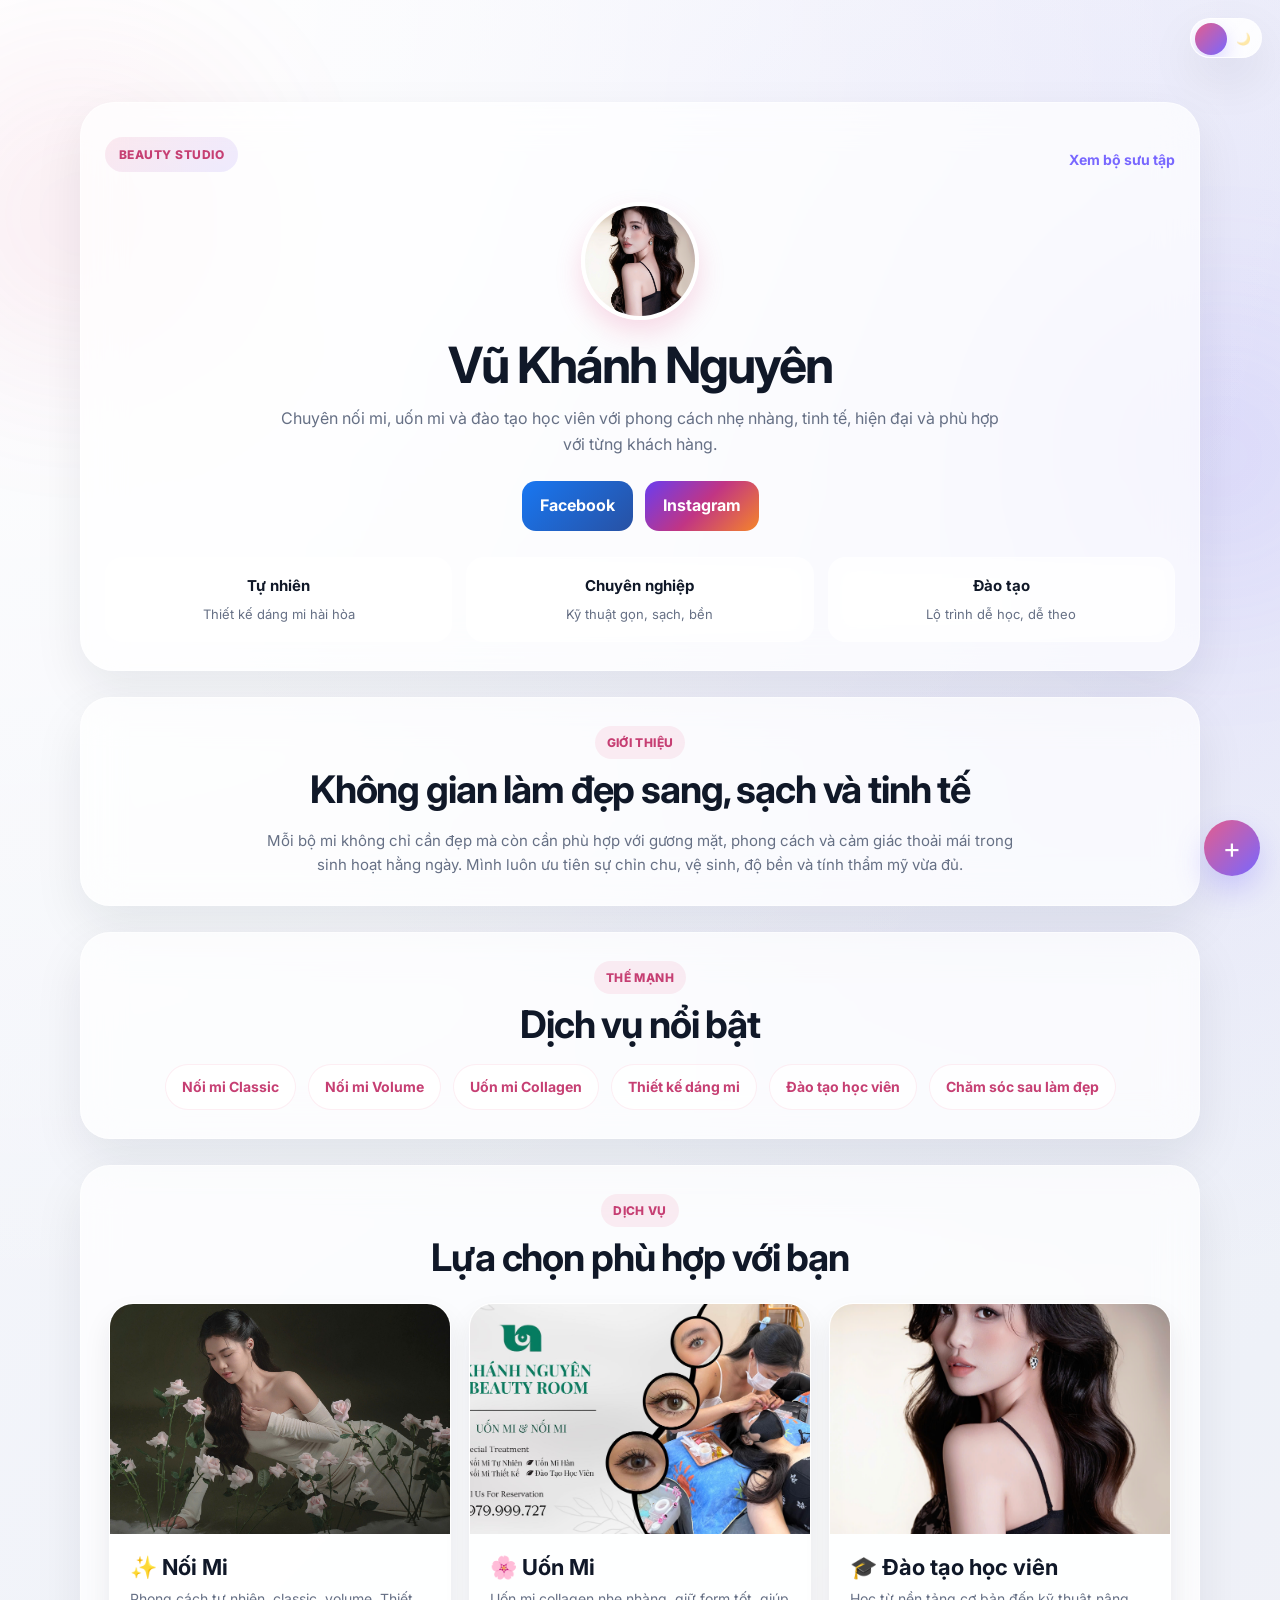
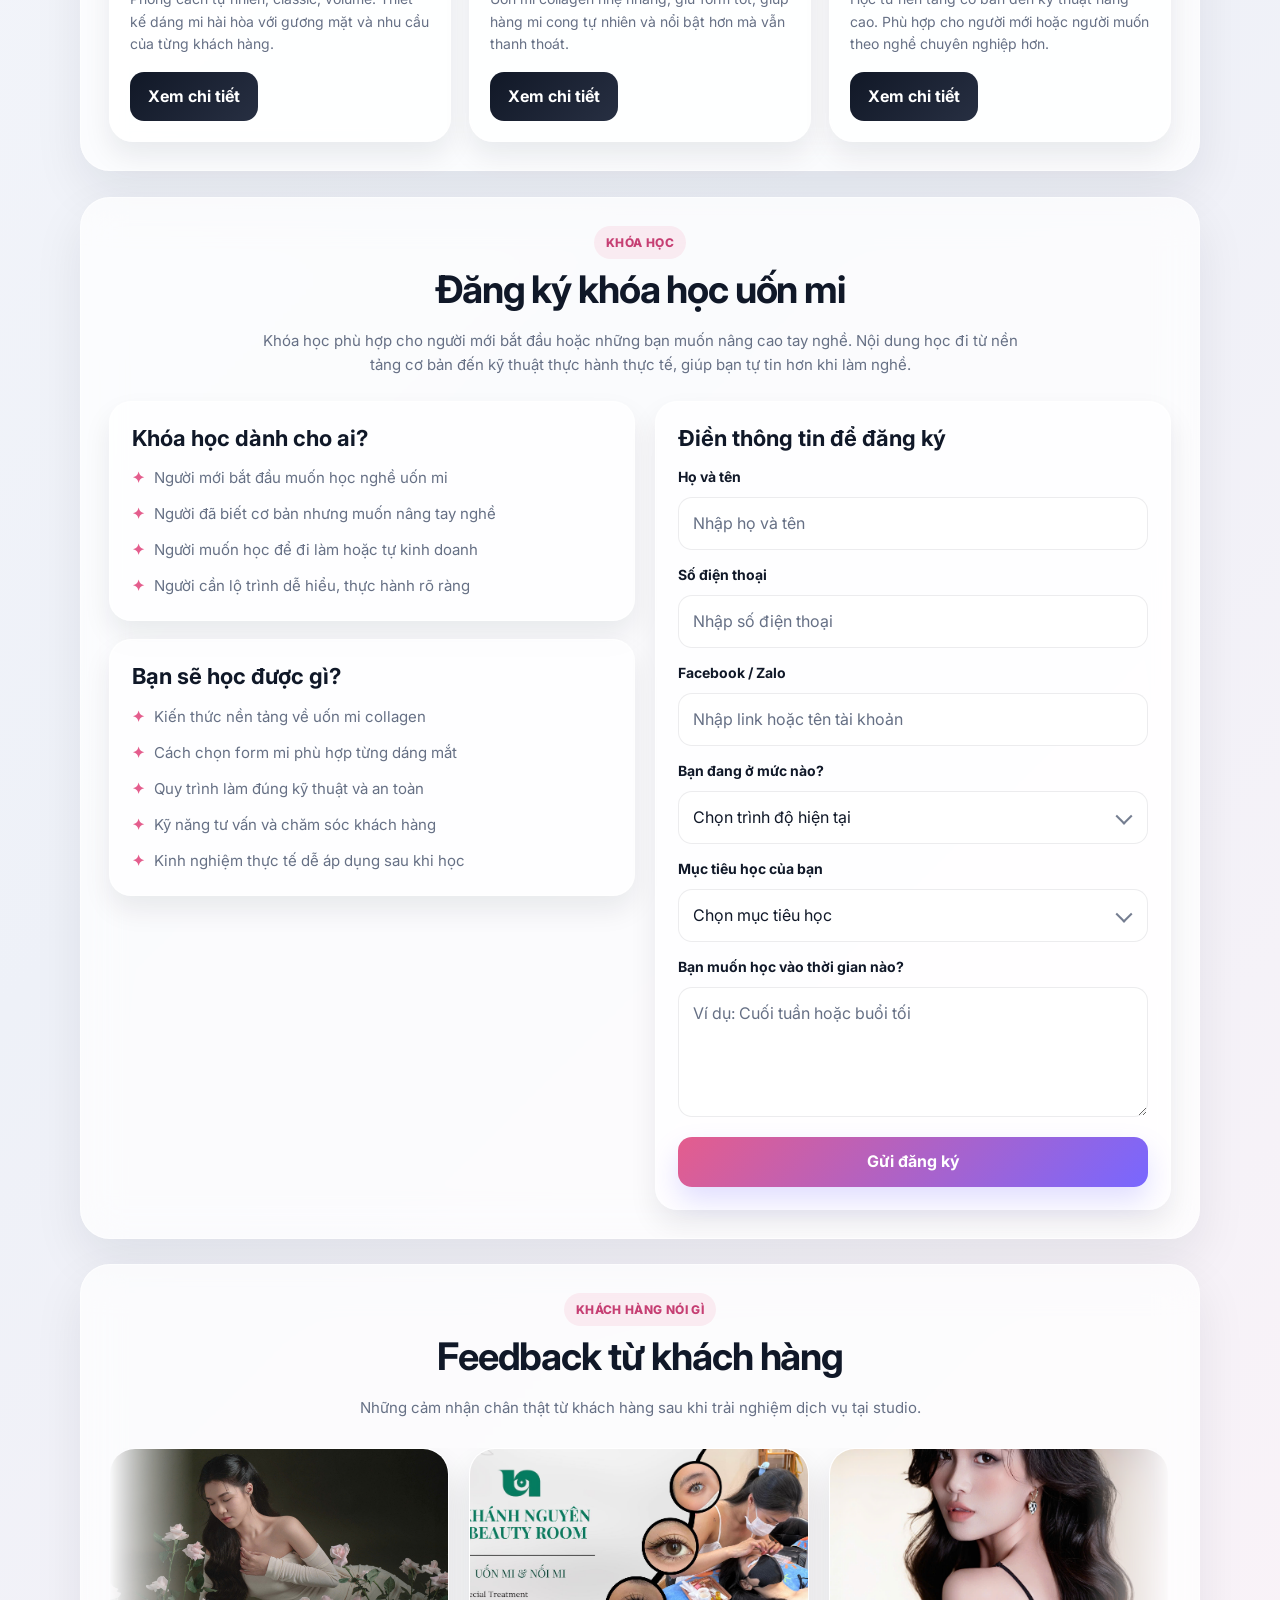
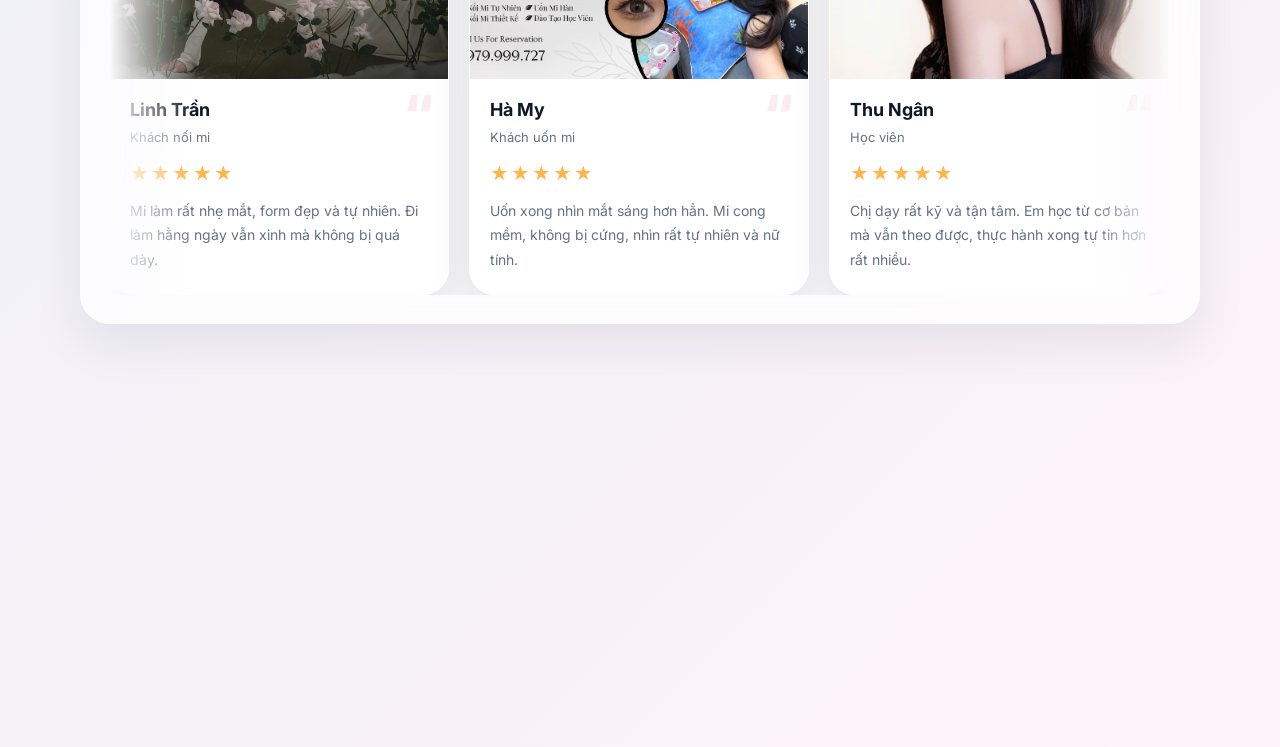
<file: index.html>
<!doctype html>
<html lang="vi">
  <head>
    <meta charset="UTF-8" />
    <meta
      name="viewport"
      content="width=device-width, initial-scale=1.0, viewport-fit=cover"
    />
    <meta
      name="description"
      content="Beauty Studio chuyên nối mi, uốn mi và đào tạo học viên chuyên nghiệp."
    />
    <title>Beauty Studio | Nối mi, Uốn mi, Đào tạo</title>

    <link rel="preconnect" href="https://fonts.googleapis.com" />
    <link rel="preconnect" href="https://fonts.gstatic.com" crossorigin />
    <link
      href="https://fonts.googleapis.com/css2?family=Inter:wght@400;500;600;700;800&display=swap"
      rel="stylesheet"
    />

    <link rel="stylesheet" href="style.css" />
  </head>

  <body>
    <div class="theme-switch">
      <label
        class="theme-toggle"
        for="darkToggle"
        aria-label="Chuyển chế độ sáng tối"
      >
        <input type="checkbox" id="darkToggle" aria-label="Dark mode" />
        <span class="theme-toggle-track">
          <span class="theme-icon theme-icon-sun">☀️</span>
          <span class="theme-icon theme-icon-moon">🌙</span>
          <span class="theme-toggle-thumb"></span>
        </span>
      </label>
    </div>

    <header class="hero">
      <div class="hero-card reveal">
        <div class="hero-topbar">
          <span class="hero-badge">Beauty Studio</span>
          <a href="gallery.html" class="hero-link">Xem bộ sưu tập</a>
        </div>

        <img
          class="hero-avatar"
          src="1925796174283432614.jpg"
          alt="Ảnh đại diện Beauty Studio"
          loading="eager"
          decoding="async"
        />

        <h1>Vũ Khánh Nguyên</h1>
        <p class="hero-text">
          Chuyên nối mi, uốn mi và đào tạo học viên với phong cách nhẹ nhàng,
          tinh tế, hiện đại và phù hợp với từng khách hàng.
        </p>

        <div class="hero-actions">
          <a
            href="https://www.facebook.com/khanhnguyenbeautyroom"
            target="_blank"
            rel="noopener noreferrer"
            class="btn btn-facebook"
          >
            Facebook
          </a>

          <a
            href="https://www.instagram.com/bobilunn"
            target="_blank"
            rel="noopener noreferrer"
            class="btn btn-instagram"
          >
            Instagram
          </a>
        </div>

        <div class="hero-stats">
          <div class="hero-stat">
            <strong>Tự nhiên</strong>
            <span>Thiết kế dáng mi hài hòa</span>
          </div>
          <div class="hero-stat">
            <strong>Chuyên nghiệp</strong>
            <span>Kỹ thuật gọn, sạch, bền</span>
          </div>
          <div class="hero-stat">
            <strong>Đào tạo</strong>
            <span>Lộ trình dễ học, dễ theo</span>
          </div>
        </div>
      </div>
    </header>

    <section class="section glass-card reveal">
      <div class="section-heading">
        <p class="section-label">Giới thiệu</p>
        <h2>Không gian làm đẹp sang, sạch và tinh tế</h2>
      </div>

      <p class="section-text">
        Mỗi bộ mi không chỉ cần đẹp mà còn cần phù hợp với gương mặt, phong cách
        và cảm giác thoải mái trong sinh hoạt hằng ngày. Mình luôn ưu tiên sự
        chỉn chu, vệ sinh, độ bền và tính thẩm mỹ vừa đủ.
      </p>
    </section>

    <section class="section glass-card reveal reveal-delay-1">
      <div class="section-heading">
        <p class="section-label">Thế mạnh</p>
        <h2>Dịch vụ nổi bật</h2>
      </div>

      <div class="tag-list">
        <span>Nối mi Classic</span>
        <span>Nối mi Volume</span>
        <span>Uốn mi Collagen</span>
        <span>Thiết kế dáng mi</span>
        <span>Đào tạo học viên</span>
        <span>Chăm sóc sau làm đẹp</span>
      </div>
    </section>

    <section class="section glass-card reveal reveal-delay-2">
      <div class="section-heading">
        <p class="section-label">Dịch vụ</p>
        <h2>Lựa chọn phù hợp với bạn</h2>
      </div>

      <div class="service-grid">
        <article class="service-card reveal">
          <img
            src="1191335020364129594.jpg"
            alt="Dịch vụ nối mi"
            loading="lazy"
            decoding="async"
          />

          <div class="service-content">
            <h3>✨ Nối Mi</h3>
            <p>
              Phong cách tự nhiên, classic, volume. Thiết kế dáng mi hài hòa với
              gương mặt và nhu cầu của từng khách hàng.
            </p>

            <div class="service-actions">
              <a href="gallery.html#noi" class="btn btn-dark">Xem chi tiết</a>
            </div>
          </div>
        </article>

        <article class="service-card reveal reveal-delay-1">
          <img
            src="482276356_122094760184803317_5385103604183241624_n.jpg"
            alt="Dịch vụ uốn mi"
            loading="lazy"
            decoding="async"
          />

          <div class="service-content">
            <h3>🌸 Uốn Mi</h3>
            <p>
              Uốn mi collagen nhẹ nhàng, giữ form tốt, giúp hàng mi cong tự
              nhiên và nổi bật hơn mà vẫn thanh thoát.
            </p>

            <div class="service-actions">
              <a href="gallery.html#uon" class="btn btn-dark">Xem chi tiết</a>
            </div>
          </div>
        </article>

        <article class="service-card reveal reveal-delay-2">
          <img
            src="1925796174283432614.jpg"
            alt="Đào tạo học viên beauty"
            loading="lazy"
            decoding="async"
          />

          <div class="service-content">
            <h3>🎓 Đào tạo học viên</h3>
            <p>
              Học từ nền tảng cơ bản đến kỹ thuật nâng cao. Phù hợp cho người
              mới hoặc người muốn theo nghề chuyên nghiệp hơn.
            </p>

            <div class="service-actions">
              <a href="gallery.html#dao" class="btn btn-dark">Xem chi tiết</a>
            </div>
          </div>
        </article>
      </div>
    </section>

    <section class="section glass-card reveal reveal-delay-3 course-section">
      <div class="section-heading">
        <p class="section-label">Khóa học</p>
        <h2>Đăng ký khóa học uốn mi</h2>
      </div>

      <p class="section-text">
        Khóa học phù hợp cho người mới bắt đầu hoặc những bạn muốn nâng cao tay
        nghề. Nội dung học đi từ nền tảng cơ bản đến kỹ thuật thực hành thực tế,
        giúp bạn tự tin hơn khi làm nghề.
      </p>

      <div class="course-grid">
        <div class="course-info">
          <div class="course-card">
            <h3>Khóa học dành cho ai?</h3>
            <ul class="course-list">
              <li>Người mới bắt đầu muốn học nghề uốn mi</li>
              <li>Người đã biết cơ bản nhưng muốn nâng tay nghề</li>
              <li>Người muốn học để đi làm hoặc tự kinh doanh</li>
              <li>Người cần lộ trình dễ hiểu, thực hành rõ ràng</li>
            </ul>
          </div>

          <div class="course-card">
            <h3>Bạn sẽ học được gì?</h3>
            <ul class="course-list">
              <li>Kiến thức nền tảng về uốn mi collagen</li>
              <li>Cách chọn form mi phù hợp từng dáng mắt</li>
              <li>Quy trình làm đúng kỹ thuật và an toàn</li>
              <li>Kỹ năng tư vấn và chăm sóc khách hàng</li>
              <li>Kinh nghiệm thực tế dễ áp dụng sau khi học</li>
            </ul>
          </div>
        </div>

        <form
          class="course-form"
          action="https://formspree.io/f/YOUR_FORM_ID"
          method="POST"
        >
          <h3>Điền thông tin để đăng ký</h3>

          <div class="form-group">
            <label for="studentName">Họ và tên</label>
            <input
              type="text"
              id="studentName"
              name="name"
              placeholder="Nhập họ và tên"
              required
            />
          </div>

          <div class="form-group">
            <label for="studentPhone">Số điện thoại</label>
            <input
              type="tel"
              id="studentPhone"
              name="phone"
              placeholder="Nhập số điện thoại"
              required
            />
          </div>

          <div class="form-group">
            <label for="studentContact">Facebook / Zalo</label>
            <input
              type="text"
              id="studentContact"
              name="contact"
              placeholder="Nhập link hoặc tên tài khoản"
            />
          </div>

          <div class="form-group">
            <label for="studentLevel">Bạn đang ở mức nào?</label>
            <div class="select-wrap">
              <select id="studentLevel" name="level" required>
                <option value="">Chọn trình độ hiện tại</option>
                <option value="moi-bat-dau">Mới bắt đầu</option>
                <option value="biet-co-ban">Đã biết cơ bản</option>
                <option value="muon-nang-cao">Muốn nâng cao tay nghề</option>
              </select>
            </div>
          </div>

          <div class="form-group">
            <label for="studentGoal">Mục tiêu học của bạn</label>
            <div class="select-wrap">
              <select id="studentGoal" name="goal" required>
                <option value="">Chọn mục tiêu học</option>
                <option value="hoc-de-di-lam">Học để đi làm</option>
                <option value="hoc-de-mo-tiem">Học để mở tiệm</option>
                <option value="hoc-de-nang-tay-nghe">
                  Học để nâng tay nghề
                </option>
              </select>
            </div>
          </div>

          <div class="form-group">
            <label for="studentTime">Bạn muốn học vào thời gian nào?</label>
            <textarea
              id="studentTime"
              name="time"
              rows="4"
              placeholder="Ví dụ: Cuối tuần hoặc buổi tối"
            ></textarea>
          </div>

          <button type="submit" class="btn btn-primary">Gửi đăng ký</button>
        </form>
      </div>
    </section>

    <section class="section glass-card reveal feedback-section">
      <div class="section-heading">
        <p class="section-label">Khách hàng nói gì</p>
        <h2>Feedback từ khách hàng</h2>
      </div>

      <p class="section-text">
        Những cảm nhận chân thật từ khách hàng sau khi trải nghiệm dịch vụ tại
        studio.
      </p>

      <div class="feedback-marquee">
        <div class="feedback-track">
          <article class="feedback-premium-card">
            <img
              src="1191335020364129594.jpg"
              alt="Khách hàng Linh Trần"
              loading="lazy"
              decoding="async"
            />
            <div class="feedback-premium-body">
              <div class="quote-mark">“</div>
              <div class="feedback-premium-head">
                <h3>Linh Trần</h3>
                <span>Khách nối mi</span>
              </div>
              <div class="feedback-stars">★★★★★</div>
              <p>
                Mi làm rất nhẹ mắt, form đẹp và tự nhiên. Đi làm hằng ngày vẫn
                xinh mà không bị quá dày.
              </p>
            </div>
          </article>

          <article class="feedback-premium-card">
            <img
              src="482276356_122094760184803317_5385103604183241624_n.jpg"
              alt="Khách hàng Hà My"
              loading="lazy"
              decoding="async"
            />
            <div class="feedback-premium-body">
              <div class="quote-mark">“</div>
              <div class="feedback-premium-head">
                <h3>Hà My</h3>
                <span>Khách uốn mi</span>
              </div>
              <div class="feedback-stars">★★★★★</div>
              <p>
                Uốn xong nhìn mắt sáng hơn hẳn. Mi cong mềm, không bị cứng, nhìn
                rất tự nhiên và nữ tính.
              </p>
            </div>
          </article>

          <article class="feedback-premium-card">
            <img
              src="1925796174283432614.jpg"
              alt="Khách hàng Thu Ngân"
              loading="lazy"
              decoding="async"
            />
            <div class="feedback-premium-body">
              <div class="quote-mark">“</div>
              <div class="feedback-premium-head">
                <h3>Thu Ngân</h3>
                <span>Học viên</span>
              </div>
              <div class="feedback-stars">★★★★★</div>
              <p>
                Chị dạy rất kỹ và tận tâm. Em học từ cơ bản mà vẫn theo được,
                thực hành xong tự tin hơn rất nhiều.
              </p>
            </div>
          </article>

          <article class="feedback-premium-card">
            <img
              src="1191335020364129594.jpg"
              alt="Khách hàng Minh Anh"
              loading="lazy"
              decoding="async"
            />
            <div class="feedback-premium-body">
              <div class="quote-mark">“</div>
              <div class="feedback-premium-head">
                <h3>Minh Anh</h3>
                <span>Khách nối mi classic</span>
              </div>
              <div class="feedback-stars">★★★★★</div>
              <p>
                Mình thích kiểu làm ở đây vì rất tinh tế. Mi lên form gọn, không
                bị nặng mắt, giữ được khá lâu.
              </p>
            </div>
          </article>

          <article class="feedback-premium-card">
            <img
              src="482276356_122094760184803317_5385103604183241624_n.jpg"
              alt="Khách hàng Yến Nhi"
              loading="lazy"
              decoding="async"
            />
            <div class="feedback-premium-body">
              <div class="quote-mark">“</div>
              <div class="feedback-premium-head">
                <h3>Yến Nhi</h3>
                <span>Khách uốn mi collagen</span>
              </div>
              <div class="feedback-stars">★★★★★</div>
              <p>
                Làm xong ai cũng hỏi mi uốn ở đâu vì nhìn rất xinh. Nhẹ nhàng
                nhưng vẫn đủ nổi bật khi chụp ảnh.
              </p>
            </div>
          </article>

          <article class="feedback-premium-card">
            <img
              src="1925796174283432614.jpg"
              alt="Khách hàng Bảo Trân"
              loading="lazy"
              decoding="async"
            />
            <div class="feedback-premium-body">
              <div class="quote-mark">“</div>
              <div class="feedback-premium-head">
                <h3>Bảo Trân</h3>
                <span>Học viên nâng cao</span>
              </div>
              <div class="feedback-stars">★★★★★</div>
              <p>
                Kiến thức thực tế, dễ áp dụng và được sửa bài rất kỹ. Học xong
                em thấy tay nghề lên rõ rệt.
              </p>
            </div>
          </article>

          <article class="feedback-premium-card">
            <img
              src="1191335020364129594.jpg"
              alt="Khách hàng Linh Trần"
              loading="lazy"
              decoding="async"
            />
            <div class="feedback-premium-body">
              <div class="quote-mark">“</div>
              <div class="feedback-premium-head">
                <h3>Linh Trần</h3>
                <span>Khách nối mi</span>
              </div>
              <div class="feedback-stars">★★★★★</div>
              <p>
                Mi làm rất nhẹ mắt, form đẹp và tự nhiên. Đi làm hằng ngày vẫn
                xinh mà không bị quá dày.
              </p>
            </div>
          </article>

          <article class="feedback-premium-card">
            <img
              src="482276356_122094760184803317_5385103604183241624_n.jpg"
              alt="Khách hàng Hà My"
              loading="lazy"
              decoding="async"
            />
            <div class="feedback-premium-body">
              <div class="quote-mark">“</div>
              <div class="feedback-premium-head">
                <h3>Hà My</h3>
                <span>Khách uốn mi</span>
              </div>
              <div class="feedback-stars">★★★★★</div>
              <p>
                Uốn xong nhìn mắt sáng hơn hẳn. Mi cong mềm, không bị cứng, nhìn
                rất tự nhiên và nữ tính.
              </p>
            </div>
          </article>
        </div>
      </div>
    </section>

    <section class="section glass-card reveal reveal-delay-3">
      <div class="section-heading">
        <p class="section-label">Liên hệ</p>
        <h2>Đặt lịch nhanh</h2>
      </div>

      <p class="section-text">
        Bạn có thể nhắn tin trực tiếp để được tư vấn kiểu mi phù hợp, lịch trống
        và chi phí theo nhu cầu của mình.
      </p>

      <div class="contact-actions">
        <a
          href="https://m.me/khanhnguyenbeautyroom"
          target="_blank"
          rel="noopener noreferrer"
          class="btn btn-primary"
        >
          Nhắn tin đặt lịch
        </a>

        <a
          href="https://www.google.com/maps?q=10.0452,105.7469"
          target="_blank"
          rel="noopener noreferrer"
          class="btn btn-outline"
        >
          Xem địa chỉ
        </a>
      </div>
    </section>

    <div class="fab-menu">
      <button
        class="fab-main"
        id="fabMain"
        aria-label="Mở menu liên hệ nhanh"
        type="button"
      >
        +
      </button>

      <div class="fab-list">
        <a
          href="tel:0123456789"
          class="fab-item fab-call"
          aria-label="Gọi điện"
          title="Gọi điện"
        >
          📞
        </a>

        <a
          href="sms:0123456789"
          class="fab-item fab-msg"
          aria-label="Nhắn tin"
          title="Nhắn tin"
        >
          💬
        </a>

        <a
          href="https://www.google.com/maps?q=10.0452,105.7469"
          target="_blank"
          rel="noopener noreferrer"
          class="fab-item fab-map"
          aria-label="Xem bản đồ"
          title="Xem bản đồ"
        >
          📍
        </a>
      </div>
    </div>

    <button id="scrollTopBtn" aria-label="Cuộn lên đầu trang" type="button">
      ↑
    </button>

    <script src="script.js"></script>
  </body>
</html>
</file>
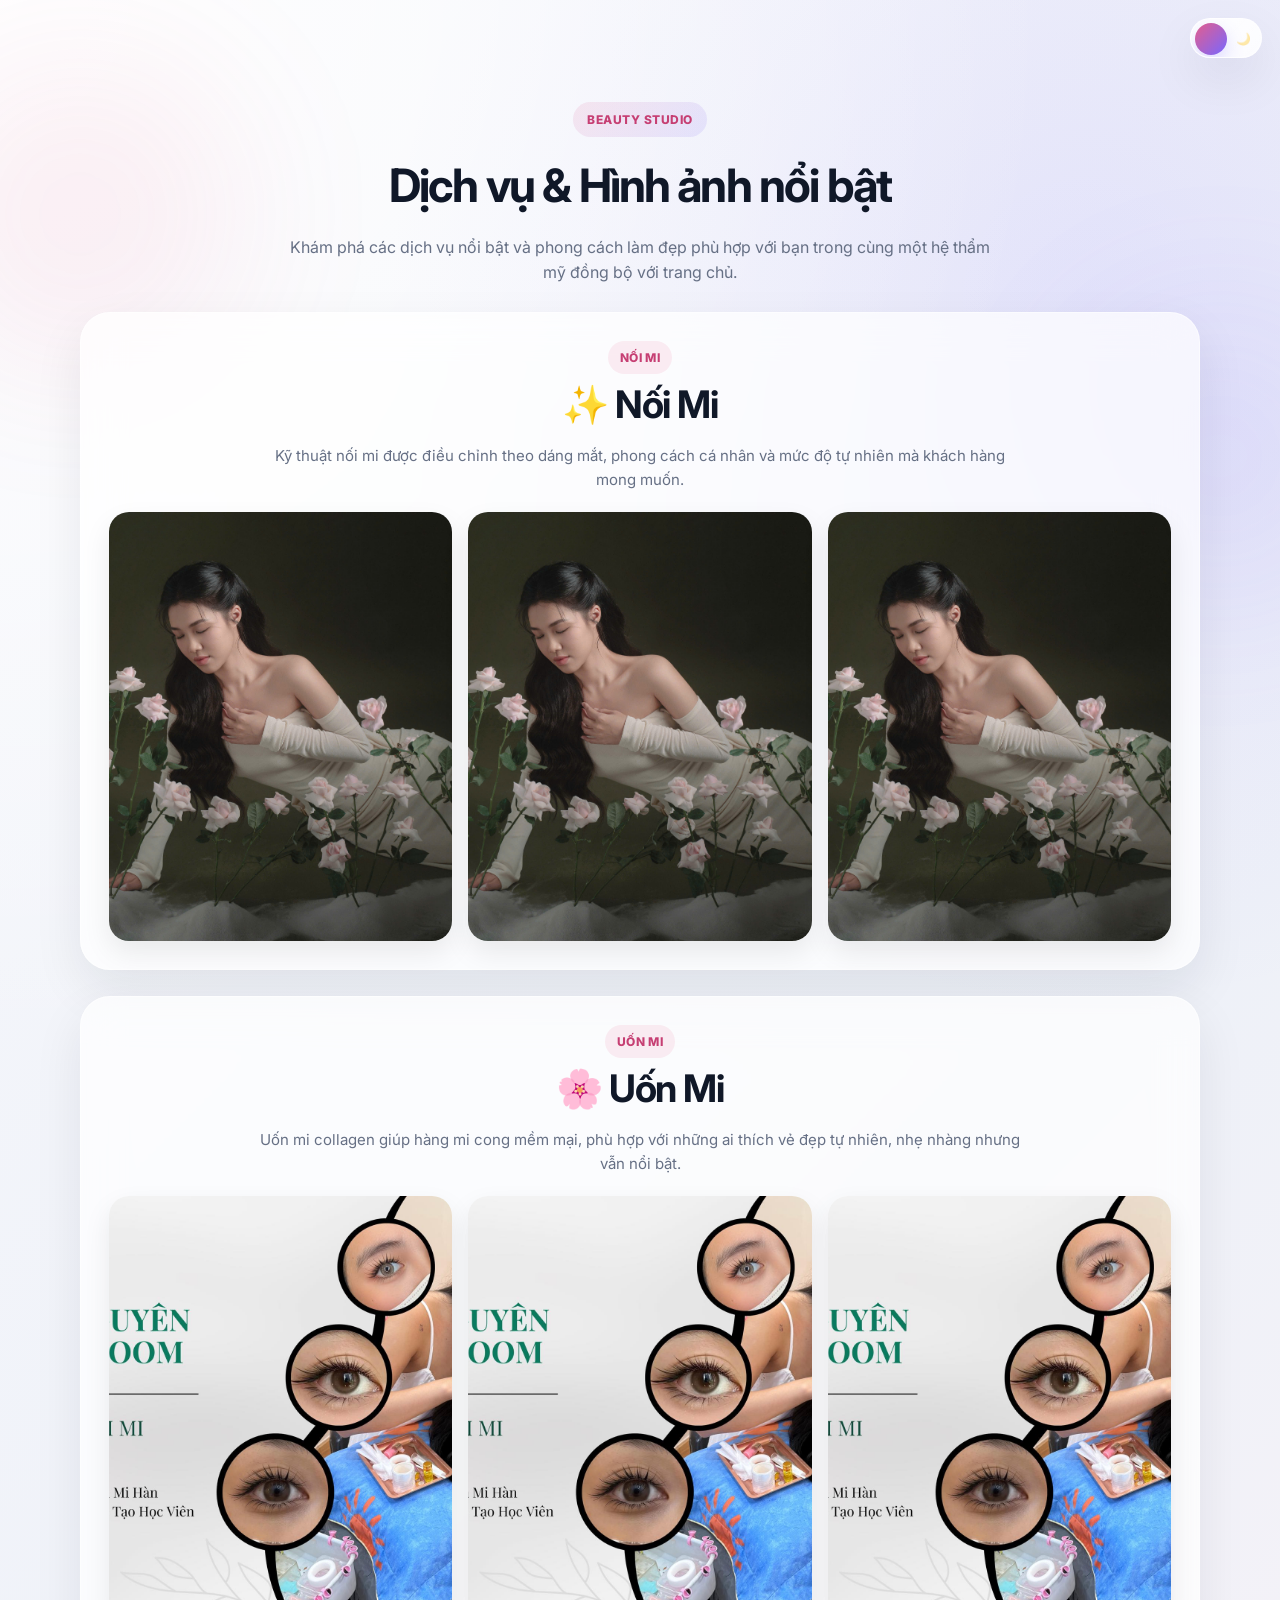
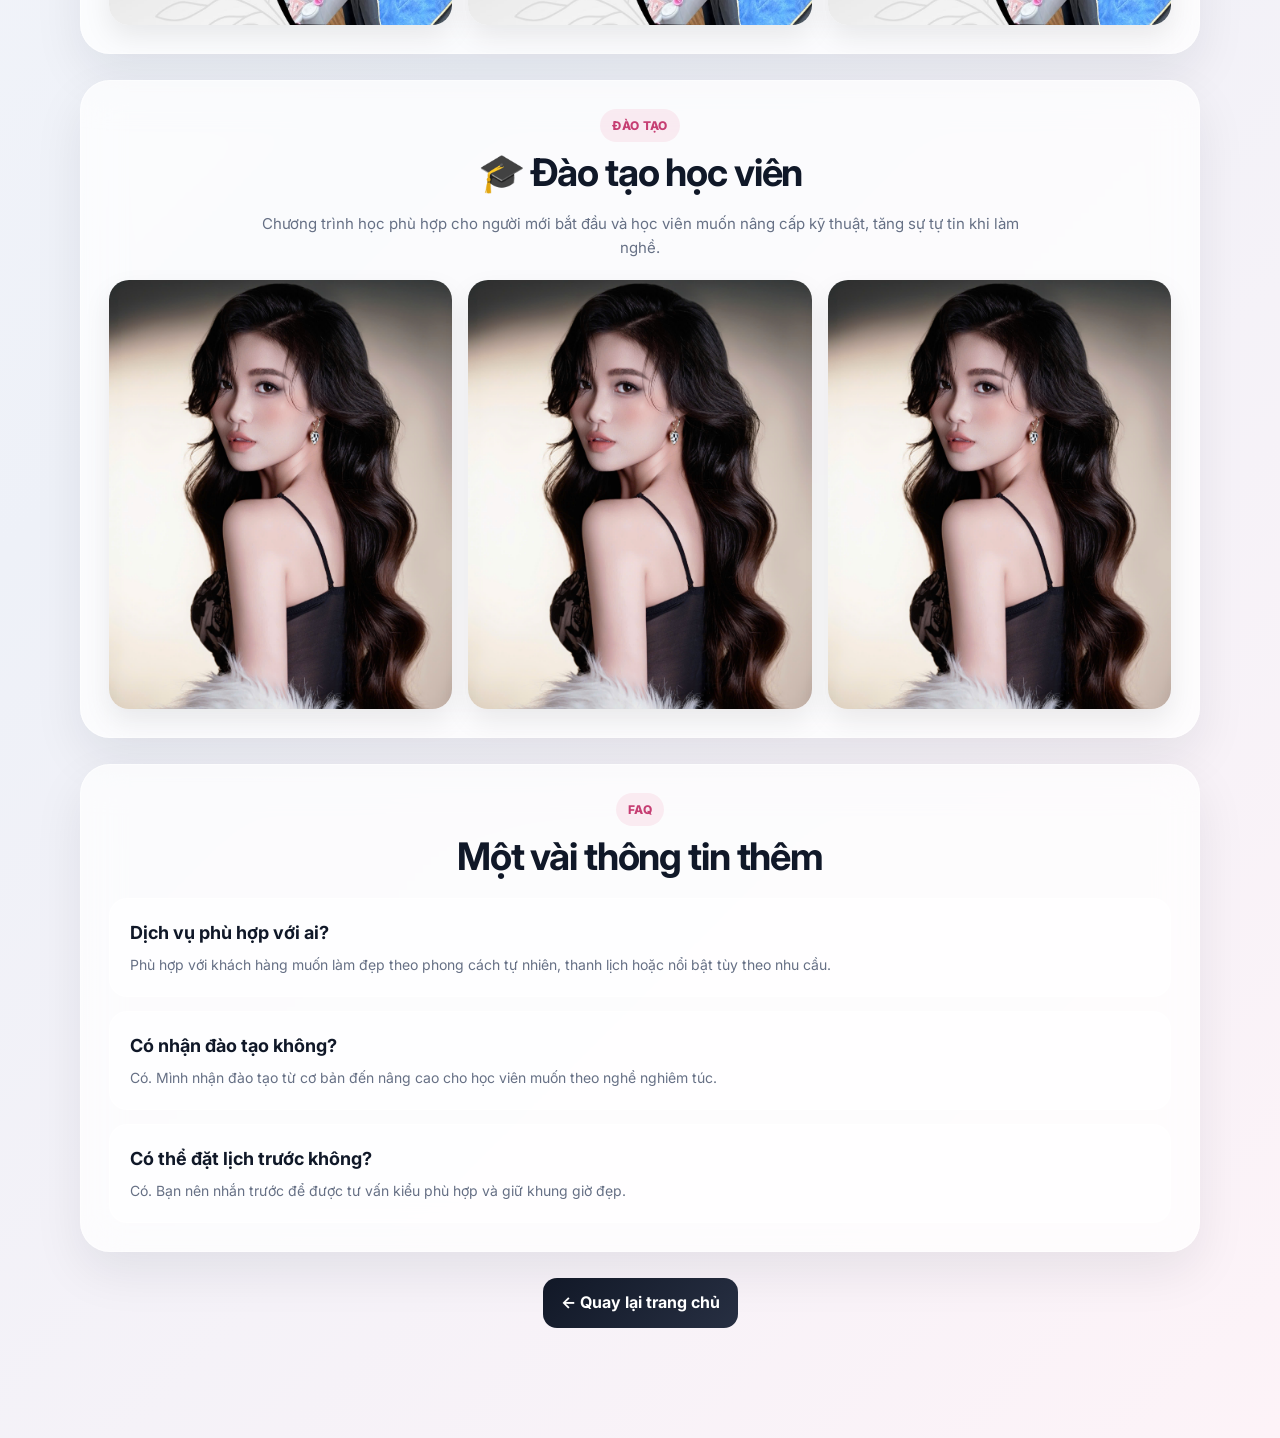
<file: gallery.html>
<!doctype html>
<html lang="vi">
  <head>
    <meta charset="UTF-8" />
    <meta
      name="viewport"
      content="width=device-width, initial-scale=1.0, viewport-fit=cover"
    />
    <meta
      name="description"
      content="Bộ sưu tập dịch vụ nối mi, uốn mi và đào tạo học viên tại Beauty Studio."
    />
    <title>Bảng dịch vụ | Beauty Studio</title>

    <link rel="preconnect" href="https://fonts.googleapis.com" />
    <link rel="preconnect" href="https://fonts.gstatic.com" crossorigin />
    <link
      href="https://fonts.googleapis.com/css2?family=Inter:wght@400;500;600;700;800&display=swap"
      rel="stylesheet"
    />

    <link rel="stylesheet" href="style.css" />
  </head>

  <body class="gallery-page">
    <div class="theme-switch">
      <label
        class="theme-toggle"
        for="darkToggle"
        aria-label="Chuyển chế độ sáng tối"
      >
        <input type="checkbox" id="darkToggle" aria-label="Dark mode" />
        <span class="theme-toggle-track">
          <span class="theme-icon theme-icon-sun">☀️</span>
          <span class="theme-icon theme-icon-moon">🌙</span>
          <span class="theme-toggle-thumb"></span>
        </span>
      </label>
    </div>

    <header class="page-header reveal">
      <span class="page-badge">Beauty Studio</span>
      <h1>Dịch vụ & Hình ảnh nổi bật</h1>
      <p>
        Khám phá các dịch vụ nổi bật và phong cách làm đẹp phù hợp với bạn trong
        cùng một hệ thẩm mỹ đồng bộ với trang chủ.
      </p>
    </header>

    <section class="section glass-card reveal" id="noi">
      <div class="section-heading">
        <p class="section-label">Nối mi</p>
        <h2>✨ Nối Mi</h2>
      </div>

      <p class="section-text">
        Kỹ thuật nối mi được điều chỉnh theo dáng mắt, phong cách cá nhân và mức
        độ tự nhiên mà khách hàng mong muốn.
      </p>

      <div class="gallery-grid">
        <img
          src="1191335020364129594.jpg"
          alt="Mẫu nối mi 1"
          loading="lazy"
          decoding="async"
        />
        <img
          src="1191335020364129594.jpg"
          alt="Mẫu nối mi 2"
          loading="lazy"
          decoding="async"
        />
        <img
          src="1191335020364129594.jpg"
          alt="Mẫu nối mi 3"
          loading="lazy"
          decoding="async"
        />
      </div>
    </section>

    <section class="section glass-card reveal reveal-delay-1" id="uon">
      <div class="section-heading">
        <p class="section-label">Uốn mi</p>
        <h2>🌸 Uốn Mi</h2>
      </div>

      <p class="section-text">
        Uốn mi collagen giúp hàng mi cong mềm mại, phù hợp với những ai thích vẻ
        đẹp tự nhiên, nhẹ nhàng nhưng vẫn nổi bật.
      </p>

      <div class="gallery-grid">
        <img
          src="482276356_122094760184803317_5385103604183241624_n.jpg"
          alt="Mẫu uốn mi 1"
          loading="lazy"
          decoding="async"
        />
        <img
          src="482276356_122094760184803317_5385103604183241624_n.jpg"
          alt="Mẫu uốn mi 2"
          loading="lazy"
          decoding="async"
        />
        <img
          src="482276356_122094760184803317_5385103604183241624_n.jpg"
          alt="Mẫu uốn mi 3"
          loading="lazy"
          decoding="async"
        />
      </div>
    </section>

    <section class="section glass-card reveal reveal-delay-2" id="dao">
      <div class="section-heading">
        <p class="section-label">Đào tạo</p>
        <h2>🎓 Đào tạo học viên</h2>
      </div>

      <p class="section-text">
        Chương trình học phù hợp cho người mới bắt đầu và học viên muốn nâng cấp
        kỹ thuật, tăng sự tự tin khi làm nghề.
      </p>

      <div class="gallery-grid">
        <img
          src="1925796174283432614.jpg"
          alt="Lớp đào tạo học viên 1"
          loading="lazy"
          decoding="async"
        />
        <img
          src="1925796174283432614.jpg"
          alt="Lớp đào tạo học viên 2"
          loading="lazy"
          decoding="async"
        />
        <img
          src="1925796174283432614.jpg"
          alt="Lớp đào tạo học viên 3"
          loading="lazy"
          decoding="async"
        />
      </div>
    </section>

    <section class="section glass-card reveal reveal-delay-3">
      <div class="section-heading">
        <p class="section-label">FAQ</p>
        <h2>Một vài thông tin thêm</h2>
      </div>

      <div class="faq-list">
        <div class="faq-item">
          <h3>Dịch vụ phù hợp với ai?</h3>
          <p>
            Phù hợp với khách hàng muốn làm đẹp theo phong cách tự nhiên, thanh
            lịch hoặc nổi bật tùy theo nhu cầu.
          </p>
        </div>

        <div class="faq-item">
          <h3>Có nhận đào tạo không?</h3>
          <p>
            Có. Mình nhận đào tạo từ cơ bản đến nâng cao cho học viên muốn theo
            nghề nghiêm túc.
          </p>
        </div>

        <div class="faq-item">
          <h3>Có thể đặt lịch trước không?</h3>
          <p>
            Có. Bạn nên nhắn trước để được tư vấn kiểu phù hợp và giữ khung giờ
            đẹp.
          </p>
        </div>
      </div>
    </section>

    <div class="back-home">
      <a href="index.html" class="btn btn-dark">← Quay lại trang chủ</a>
    </div>

    <button id="scrollTopBtn" aria-label="Cuộn lên đầu trang" type="button">
      ↑
    </button>

    <script src="script.js"></script>
  </body>
</html>
</file>
<file: style.css>
:root {
  --bg-1: #f7f8fc;
  --bg-2: #eef1f8;
  --bg-3: #fdf3f8;
  --primary: #e45d8d;
  --primary-dark: #c63f73;
  --secondary: #7867ff;
  --secondary-deep: #5d50da;
  --text: #101828;
  --text-soft: #667085;
  --white: #ffffff;
  --black: #111111;
  --border: rgba(255, 255, 255, 0.5);
  --glass: rgba(255, 255, 255, 0.72);
  --glass-strong: rgba(255, 255, 255, 0.86);
  --line: rgba(16, 24, 40, 0.08);
  --shadow: 0 20px 50px rgba(15, 23, 42, 0.08);
  --shadow-strong: 0 26px 60px rgba(15, 23, 42, 0.12);
  --radius-xl: 30px;
  --radius-lg: 24px;
  --radius-md: 18px;
  --radius-sm: 14px;
}

* {
  margin: 0;
  padding: 0;
  box-sizing: border-box;
}

html {
  scroll-behavior: smooth;
}

html,
body {
  -webkit-overflow-scrolling: touch;
}

body {
  font-family: "Inter", sans-serif;
  color: var(--text);
  background:
    radial-gradient(
      circle at top left,
      rgba(255, 255, 255, 0.95),
      transparent 32%
    ),
    radial-gradient(
      circle at 85% 10%,
      rgba(120, 103, 255, 0.12),
      transparent 24%
    ),
    linear-gradient(135deg, var(--bg-1), var(--bg-2), var(--bg-3));
  min-height: 100vh;
  line-height: 1.6;
  padding: 24px 14px 110px;
  transition:
    background 0.45s ease,
    color 0.35s ease;
  -webkit-tap-highlight-color: transparent;
  overflow-x: hidden;
}

body.dark {
  --text: #f4f7fb;
  --text-soft: #a7b0c0;
  --glass: rgba(14, 19, 33, 0.68);
  --glass-strong: rgba(17, 24, 39, 0.84);
  --border: rgba(255, 255, 255, 0.08);
  --line: rgba(255, 255, 255, 0.08);
  --shadow: 0 18px 45px rgba(0, 0, 0, 0.32);
  --shadow-strong: 0 24px 60px rgba(0, 0, 0, 0.4);
  background:
    radial-gradient(
      circle at top left,
      rgba(120, 103, 255, 0.16),
      transparent 28%
    ),
    radial-gradient(
      circle at 82% 12%,
      rgba(228, 93, 141, 0.12),
      transparent 24%
    ),
    linear-gradient(135deg, #0b1020, #111827, #19142b);
}

body::before,
body::after {
  content: "";
  position: fixed;
  border-radius: 50%;
  filter: blur(80px);
  pointer-events: none;
  z-index: -1;
  opacity: 0.5;
}

body::before {
  width: 320px;
  height: 320px;
  top: 6%;
  left: -80px;
  background: rgba(228, 93, 141, 0.18);
  animation: floatBlobOne 12s ease-in-out infinite;
}

body::after {
  width: 300px;
  height: 300px;
  right: -90px;
  top: 34%;
  background: rgba(120, 103, 255, 0.16);
  animation: floatBlobTwo 14s ease-in-out infinite;
}

img {
  display: block;
  max-width: 100%;
}

a {
  color: inherit;
  text-decoration: none;
}

button,
input,
textarea,
select {
  font: inherit;
}

input,
textarea,
select,
button {
  font-size: 16px;
}

/* THEME TOGGLE */
.theme-switch {
  position: fixed;
  top: 18px;
  right: 18px;
  z-index: 1000;
  animation: fadeDown 0.8s ease both;
}

.theme-toggle {
  display: inline-block;
  cursor: pointer;
  -webkit-tap-highlight-color: transparent;
}

.theme-toggle input {
  display: none;
}

.theme-toggle-track {
  position: relative;
  width: 72px;
  height: 40px;
  display: flex;
  align-items: center;
  justify-content: space-between;
  padding: 0 10px;
  border-radius: 999px;
  background: var(--glass-strong);
  border: 1px solid var(--border);
  backdrop-filter: blur(18px);
  -webkit-backdrop-filter: blur(18px);
  box-shadow: var(--shadow);
  transition:
    background 0.35s ease,
    border-color 0.35s ease,
    box-shadow 0.35s ease,
    transform 0.3s ease;
  overflow: hidden;
}

.theme-toggle:hover .theme-toggle-track {
  transform: translateY(-1px);
}

.theme-toggle-track::before {
  content: "";
  position: absolute;
  inset: 0;
  border-radius: inherit;
  background: linear-gradient(
    135deg,
    rgba(255, 255, 255, 0.18),
    rgba(255, 255, 255, 0.02)
  );
  pointer-events: none;
}

.theme-icon {
  position: relative;
  z-index: 1;
  font-size: 13px;
  line-height: 1;
  opacity: 0.75;
  transition:
    opacity 0.3s ease,
    transform 0.3s ease;
  user-select: none;
}

.theme-toggle-thumb {
  position: absolute;
  top: 4px;
  left: 4px;
  width: 32px;
  height: 32px;
  border-radius: 50%;
  background: linear-gradient(135deg, var(--primary), var(--secondary));
  box-shadow: 0 8px 18px rgba(120, 103, 255, 0.24);
  transition:
    transform 0.35s ease,
    box-shadow 0.35s ease;
  z-index: 2;
}

.theme-toggle input:checked + .theme-toggle-track .theme-toggle-thumb {
  transform: translateX(32px);
  box-shadow: 0 8px 18px rgba(228, 93, 141, 0.24);
}

.theme-toggle input:checked + .theme-toggle-track .theme-icon-sun {
  opacity: 0.4;
  transform: scale(0.92);
}

.theme-toggle input:checked + .theme-toggle-track .theme-icon-moon {
  opacity: 1;
  transform: scale(1.06);
}

.theme-toggle input:not(:checked) + .theme-toggle-track .theme-icon-sun {
  opacity: 1;
  transform: scale(1.06);
}

.theme-toggle input:not(:checked) + .theme-toggle-track .theme-icon-moon {
  opacity: 0.4;
  transform: scale(0.92);
}

.theme-toggle input:focus-visible + .theme-toggle-track {
  outline: 2px solid rgba(120, 103, 255, 0.24);
  outline-offset: 4px;
}

.btn {
  display: inline-flex;
  align-items: center;
  justify-content: center;
  min-height: 48px;
  padding: 12px 18px;
  border-radius: 14px;
  font-weight: 700;
  transition:
    transform 0.28s ease,
    box-shadow 0.28s ease,
    background 0.28s ease,
    color 0.28s ease,
    border-color 0.28s ease;
  position: relative;
  overflow: hidden;
  border: none;
  cursor: pointer;
}

.btn:hover {
  transform: translateY(-2px);
}

.btn-primary {
  color: var(--white);
  background: linear-gradient(135deg, var(--primary), var(--secondary));
  box-shadow: 0 14px 28px rgba(120, 103, 255, 0.22);
}

.btn-dark {
  color: var(--white);
  background: linear-gradient(135deg, #111827, #272f42);
}

.btn-outline {
  color: var(--text);
  border: 1px solid var(--line);
  background: rgba(255, 255, 255, 0.7);
  backdrop-filter: blur(12px);
}

body.dark .btn-outline {
  color: var(--text);
  border-color: rgba(255, 255, 255, 0.1);
  background: rgba(255, 255, 255, 0.05);
}

.btn-facebook {
  color: var(--white);
  background: linear-gradient(135deg, #1877f2, #2851a3);
}

.btn-instagram {
  color: var(--white);
  background: linear-gradient(135deg, #6a3df0, #c13584, #f58529);
}

.section {
  width: min(1120px, 100%);
  margin: 0 auto 26px;
}

.glass-card {
  padding: 28px;
  border-radius: var(--radius-xl);
  background: var(--glass);
  border: 1px solid var(--border);
  backdrop-filter: blur(20px);
  -webkit-backdrop-filter: blur(20px);
  box-shadow: var(--shadow);
  transition:
    transform 0.35s ease,
    box-shadow 0.35s ease,
    border-color 0.35s ease,
    background 0.35s ease;
}

.glass-card:hover {
  transform: translateY(-4px);
  box-shadow: var(--shadow-strong);
}

.section-heading {
  margin-bottom: 16px;
  text-align: center;
}

.section-label {
  display: inline-block;
  margin-bottom: 8px;
  padding: 7px 12px;
  border-radius: 999px;
  font-size: 12px;
  font-weight: 800;
  letter-spacing: 0.03em;
  text-transform: uppercase;
  color: var(--primary-dark);
  background: rgba(228, 93, 141, 0.1);
}

body.dark .section-label {
  color: #ffc5d9;
  background: rgba(255, 197, 217, 0.08);
}

.section-heading h2 {
  font-size: clamp(26px, 4vw, 38px);
  line-height: 1.2;
  letter-spacing: -0.03em;
}

.section-text {
  max-width: 760px;
  margin: 0 auto;
  text-align: center;
  color: var(--text-soft);
  font-size: 15px;
}

.hero {
  width: min(1120px, 100%);
  margin: 78px auto 26px;
}

.hero-card {
  text-align: center;
  padding: 34px 24px 28px;
  border-radius: 34px;
  background: var(--glass);
  border: 1px solid var(--border);
  backdrop-filter: blur(20px);
  -webkit-backdrop-filter: blur(20px);
  box-shadow: var(--shadow);
  position: relative;
  overflow: hidden;
  animation: fadeUp 0.9s ease both;
}

.hero-card::before {
  content: "";
  position: absolute;
  inset: auto -20% -55% auto;
  width: 260px;
  height: 260px;
  background: radial-gradient(
    circle,
    rgba(255, 255, 255, 0.25),
    transparent 70%
  );
  transform: rotate(18deg);
  pointer-events: none;
}

.hero-topbar {
  display: flex;
  align-items: center;
  justify-content: space-between;
  gap: 12px;
  margin-bottom: 18px;
}

.hero-link {
  font-size: 14px;
  font-weight: 700;
  color: var(--secondary);
}

.hero-avatar {
  width: 118px;
  height: 118px;
  margin: 0 auto 18px;
  object-fit: cover;
  border-radius: 50%;
  border: 4px solid rgba(255, 255, 255, 0.88);
  box-shadow: 0 12px 26px rgba(228, 93, 141, 0.22);
  animation: floatAvatar 4.8s ease-in-out infinite;
}

.hero-badge,
.page-badge {
  display: inline-block;
  margin-bottom: 12px;
  padding: 8px 14px;
  border-radius: 999px;
  background: linear-gradient(
    135deg,
    rgba(228, 93, 141, 0.12),
    rgba(120, 103, 255, 0.12)
  );
  color: var(--primary-dark);
  font-size: 12px;
  font-weight: 800;
  letter-spacing: 0.04em;
  text-transform: uppercase;
}

body.dark .hero-badge,
body.dark .page-badge {
  color: #ffd1e2;
}

.hero-card h1 {
  font-size: clamp(32px, 5vw, 50px);
  line-height: 1.08;
  margin-bottom: 14px;
  letter-spacing: -0.04em;
}

.hero-text {
  max-width: 720px;
  margin: 0 auto;
  color: var(--text-soft);
  font-size: 16px;
}

.hero-actions,
.contact-actions {
  display: flex;
  flex-wrap: wrap;
  justify-content: center;
  gap: 12px;
  margin-top: 24px;
}

.hero-stats {
  display: grid;
  grid-template-columns: repeat(3, minmax(0, 1fr));
  gap: 14px;
  margin-top: 26px;
}

.hero-stat {
  padding: 16px;
  border-radius: 18px;
  background: rgba(255, 255, 255, 0.5);
  border: 1px solid rgba(255, 255, 255, 0.38);
  backdrop-filter: blur(12px);
}

body.dark .hero-stat {
  background: rgba(255, 255, 255, 0.04);
  border-color: rgba(255, 255, 255, 0.06);
}

.hero-stat strong {
  display: block;
  margin-bottom: 6px;
  font-size: 15px;
}

.hero-stat span {
  display: block;
  font-size: 13px;
  color: var(--text-soft);
}

.tag-list {
  display: flex;
  flex-wrap: wrap;
  justify-content: center;
  gap: 12px;
  margin-top: 10px;
}

.tag-list span {
  padding: 11px 16px;
  border-radius: 999px;
  font-size: 14px;
  font-weight: 700;
  color: var(--primary-dark);
  background: rgba(255, 255, 255, 0.76);
  border: 1px solid rgba(228, 93, 141, 0.1);
  transition:
    transform 0.28s ease,
    box-shadow 0.28s ease,
    background 0.28s ease;
}

.tag-list span:hover {
  transform: translateY(-2px);
  box-shadow: 0 10px 24px rgba(228, 93, 141, 0.14);
}

body.dark .tag-list span {
  color: #ffd6e4;
  background: rgba(255, 255, 255, 0.05);
  border-color: rgba(255, 255, 255, 0.08);
}

.service-grid {
  display: grid;
  grid-template-columns: repeat(3, minmax(0, 1fr));
  gap: 18px;
  margin-top: 22px;
}

.service-card {
  overflow: hidden;
  border-radius: var(--radius-lg);
  background: rgba(255, 255, 255, 0.78);
  box-shadow: 0 14px 28px rgba(15, 23, 42, 0.08);
  transition:
    transform 0.35s ease,
    box-shadow 0.35s ease,
    background 0.35s ease;
  position: relative;
  border: 1px solid rgba(255, 255, 255, 0.48);
}

body.dark .service-card {
  background: rgba(255, 255, 255, 0.04);
  border-color: rgba(255, 255, 255, 0.06);
}

.service-card:hover {
  transform: translateY(-6px);
  box-shadow: 0 24px 42px rgba(15, 23, 42, 0.14);
}

.service-card img {
  width: 100%;
  height: 230px;
  object-fit: cover;
  transition:
    transform 0.65s ease,
    filter 0.35s ease;
}

.service-card:hover img {
  transform: scale(1.05);
  filter: saturate(1.05);
}

.service-content {
  padding: 20px;
}

.service-content h3 {
  margin-bottom: 8px;
  font-size: 22px;
  line-height: 1.2;
}

.service-content p {
  color: var(--text-soft);
  font-size: 14px;
}

.service-actions {
  margin-top: 16px;
}

.page-header {
  width: min(920px, 100%);
  margin: 78px auto 26px;
  text-align: center;
  animation: fadeUp 0.9s ease both;
}

.page-header h1 {
  font-size: clamp(32px, 5vw, 46px);
  margin-bottom: 12px;
  letter-spacing: -0.04em;
}

.page-header p {
  color: var(--text-soft);
  max-width: 720px;
  margin: 0 auto;
}

.gallery-grid {
  display: grid;
  grid-template-columns: repeat(3, minmax(0, 1fr));
  gap: 16px;
  margin-top: 20px;
}

.gallery-grid img {
  width: 100%;
  aspect-ratio: 4 / 5;
  object-fit: cover;
  border-radius: 20px;
  box-shadow: 0 12px 28px rgba(17, 17, 17, 0.08);
  transition:
    transform 0.35s ease,
    box-shadow 0.35s ease,
    filter 0.35s ease;
}

.gallery-grid img:hover {
  transform: translateY(-4px) scale(1.015);
  box-shadow: 0 18px 34px rgba(17, 17, 17, 0.14);
  filter: saturate(1.05);
}

.faq-list {
  display: grid;
  gap: 14px;
  margin-top: 18px;
}

.faq-item {
  padding: 20px;
  border-radius: 18px;
  background: rgba(255, 255, 255, 0.68);
  transition:
    transform 0.28s ease,
    box-shadow 0.28s ease;
  border: 1px solid rgba(255, 255, 255, 0.45);
}

.faq-item:hover {
  transform: translateY(-2px);
  box-shadow: 0 12px 24px rgba(17, 17, 17, 0.08);
}

body.dark .faq-item {
  background: rgba(255, 255, 255, 0.04);
  border-color: rgba(255, 255, 255, 0.06);
}

.faq-item h3 {
  margin-bottom: 6px;
  font-size: 18px;
}

.faq-item p {
  color: var(--text-soft);
  font-size: 14px;
}

.back-home {
  text-align: center;
  margin-top: 6px;
}

/* COURSE SECTION */
.course-section {
  overflow: hidden;
}

.course-grid {
  display: grid;
  grid-template-columns: 1.02fr 1fr;
  gap: 20px;
  margin-top: 24px;
  align-items: start;
}

.course-info {
  display: grid;
  gap: 18px;
}

.course-card,
.course-form {
  border-radius: 22px;
  padding: 22px;
  background: rgba(255, 255, 255, 0.74);
  box-shadow: 0 14px 28px rgba(15, 23, 42, 0.08);
  border: 1px solid rgba(255, 255, 255, 0.48);
}

body.dark .course-card,
body.dark .course-form {
  background: rgba(255, 255, 255, 0.04);
  border-color: rgba(255, 255, 255, 0.06);
}

.course-card h3,
.course-form h3 {
  margin-bottom: 14px;
  font-size: 22px;
  line-height: 1.3;
}

.course-list {
  list-style: none;
  display: grid;
  gap: 12px;
}

.course-list li {
  position: relative;
  padding-left: 22px;
  color: var(--text-soft);
  font-size: 15px;
}

.course-list li::before {
  content: "✦";
  position: absolute;
  left: 0;
  top: 0;
  color: var(--primary);
  font-weight: 800;
}

.form-group {
  display: grid;
  gap: 8px;
  margin-bottom: 14px;
}

.form-group label {
  font-weight: 700;
  font-size: 14px;
}

.form-group input,
.form-group textarea,
.form-group select {
  width: 100%;
  border: 1px solid var(--line);
  border-radius: 14px;
  padding: 13px 14px;
  background: rgba(255, 255, 255, 0.92);
  color: var(--text);
  outline: none;
  transition:
    border-color 0.25s ease,
    box-shadow 0.25s ease,
    background 0.25s ease;
}

body.dark .form-group input,
body.dark .form-group textarea,
body.dark .form-group select {
  background: rgba(255, 255, 255, 0.05);
  border-color: rgba(255, 255, 255, 0.08);
  color: var(--text);
}

body.dark .form-group select option {
  color: #111111;
  background: #ffffff;
}

.form-group input::placeholder,
.form-group textarea::placeholder {
  color: var(--text-soft);
}

.form-group input:focus,
.form-group textarea:focus,
.form-group select:focus {
  border-color: var(--secondary);
  box-shadow: 0 0 0 4px rgba(120, 103, 255, 0.12);
}

.course-form .btn {
  width: 100%;
  margin-top: 6px;
}

/* FEEDBACK */
.feedback-section {
  overflow: hidden;
}

.feedback-marquee {
  position: relative;
  margin-top: 28px;
  overflow: hidden;
  mask-image: linear-gradient(
    to right,
    transparent 0%,
    rgba(0, 0, 0, 1) 8%,
    rgba(0, 0, 0, 1) 92%,
    transparent 100%
  );
  -webkit-mask-image: linear-gradient(
    to right,
    transparent 0%,
    rgba(0, 0, 0, 1) 8%,
    rgba(0, 0, 0, 1) 92%,
    transparent 100%
  );
}

.feedback-track {
  display: flex;
  gap: 20px;
  width: max-content;
  animation: feedbackMarquee 42s linear infinite;
}

.feedback-marquee:hover .feedback-track {
  animation-play-state: paused;
}

.feedback-premium-card {
  width: 340px;
  flex: 0 0 340px;
  overflow: hidden;
  border-radius: 26px;
  background: rgba(255, 255, 255, 0.84);
  border: 1px solid rgba(255, 255, 255, 0.48);
  box-shadow: 0 18px 38px rgba(15, 23, 42, 0.12);
  transition:
    transform 0.35s ease,
    box-shadow 0.35s ease,
    background 0.35s ease;
  position: relative;
}

.feedback-premium-card:hover {
  transform: translateY(-6px);
  box-shadow: 0 24px 50px rgba(15, 23, 42, 0.18);
}

body.dark .feedback-premium-card {
  background: rgba(255, 255, 255, 0.05);
  border-color: rgba(255, 255, 255, 0.07);
}

.feedback-premium-card img {
  width: 100%;
  height: 230px;
  object-fit: cover;
  transition:
    transform 0.55s ease,
    filter 0.35s ease;
}

.feedback-premium-card:hover img {
  transform: scale(1.04);
  filter: saturate(1.05);
}

.feedback-premium-body {
  position: relative;
  padding: 20px 20px 22px;
}

.quote-mark {
  position: absolute;
  top: 8px;
  right: 16px;
  font-size: 58px;
  line-height: 1;
  color: rgba(228, 93, 141, 0.12);
  font-weight: 800;
  pointer-events: none;
}

body.dark .quote-mark {
  color: rgba(255, 197, 217, 0.1);
}

.feedback-premium-head {
  margin-bottom: 10px;
  position: relative;
  z-index: 1;
}

.feedback-premium-head h3 {
  font-size: 18px;
  line-height: 1.2;
  margin-bottom: 4px;
}

.feedback-premium-head span {
  font-size: 13px;
  color: var(--text-soft);
}

.feedback-stars {
  margin-bottom: 10px;
  color: #ffb547;
  font-size: 18px;
  letter-spacing: 2px;
  position: relative;
  z-index: 1;
}

.feedback-premium-body p {
  color: var(--text-soft);
  font-size: 14px;
  line-height: 1.75;
  position: relative;
  z-index: 1;
}

/* FAB */
.fab-menu {
  position: fixed;
  right: 20px;
  bottom: 24px;
  z-index: 999;
}

.fab-main {
  width: 56px;
  height: 56px;
  border: none;
  border-radius: 50%;
  cursor: pointer;
  font-size: 28px;
  line-height: 1;
  color: var(--white);
  background: linear-gradient(135deg, var(--primary), var(--secondary));
  box-shadow: 0 14px 30px rgba(120, 103, 255, 0.28);
  transition:
    transform 0.3s ease,
    box-shadow 0.3s ease;
}

.fab-main:hover {
  transform: scale(1.08);
  box-shadow: 0 18px 34px rgba(120, 103, 255, 0.34);
}

.fab-list {
  position: absolute;
  right: 0;
  bottom: 0;
}

.fab-item {
  position: absolute;
  right: 4px;
  bottom: 4px;
  width: 46px;
  height: 46px;
  border-radius: 50%;
  display: flex;
  align-items: center;
  justify-content: center;
  background: rgba(255, 255, 255, 0.88);
  box-shadow: 0 12px 24px rgba(17, 17, 17, 0.14);
  opacity: 0;
  pointer-events: none;
  transform: scale(0.4);
  transition:
    transform 0.35s ease,
    opacity 0.35s ease;
}

body.dark .fab-item {
  background: rgba(255, 255, 255, 0.12);
}

.fab-menu.open .fab-item {
  opacity: 1;
  pointer-events: auto;
}

.fab-menu.open .fab-call {
  transform: translate(-22px, -78px) scale(1);
}

.fab-menu.open .fab-msg {
  transform: translate(-70px, -56px) scale(1);
}

.fab-menu.open .fab-map {
  transform: translate(-92px, -8px) scale(1);
}

.fab-menu.open .fab-main {
  transform: rotate(45deg);
}

#scrollTopBtn {
  position: fixed;
  right: 22px;
  bottom: 94px;
  z-index: 998;
  width: 50px;
  height: 50px;
  border: none;
  border-radius: 50%;
  cursor: pointer;
  color: var(--white);
  background: linear-gradient(135deg, var(--primary), #ff99bb);
  box-shadow: 0 14px 26px rgba(228, 93, 141, 0.24);
  opacity: 0;
  transform: translateY(14px);
  pointer-events: none;
  transition:
    opacity 0.28s ease,
    transform 0.28s ease,
    box-shadow 0.28s ease;
}

#scrollTopBtn.show {
  opacity: 1;
  transform: translateY(0);
  pointer-events: auto;
}

#scrollTopBtn:hover {
  box-shadow: 0 16px 30px rgba(228, 93, 141, 0.32);
  transform: translateY(-2px);
}

.reveal {
  opacity: 0;
  transform: translateY(30px) scale(0.985);
  transition:
    opacity 0.8s ease,
    transform 0.8s cubic-bezier(0.22, 1, 0.36, 1);
  will-change: opacity, transform;
}

.reveal.show {
  opacity: 1;
  transform: translateY(0) scale(1);
}

.reveal-delay-1 {
  transition-delay: 0.08s;
}

.reveal-delay-2 {
  transition-delay: 0.16s;
}

.reveal-delay-3 {
  transition-delay: 0.24s;
}

::selection {
  color: var(--white);
  background: var(--primary);
}

@keyframes fadeUp {
  from {
    opacity: 0;
    transform: translateY(28px);
  }
  to {
    opacity: 1;
    transform: translateY(0);
  }
}

@keyframes fadeDown {
  from {
    opacity: 0;
    transform: translateY(-18px);
  }
  to {
    opacity: 1;
    transform: translateY(0);
  }
}

@keyframes floatAvatar {
  0%,
  100% {
    transform: translateY(0px);
  }
  50% {
    transform: translateY(-8px);
  }
}

@keyframes floatBlobOne {
  0%,
  100% {
    transform: translate(0, 0);
  }
  50% {
    transform: translate(22px, 18px);
  }
}

@keyframes floatBlobTwo {
  0%,
  100% {
    transform: translate(0, 0);
  }
  50% {
    transform: translate(-18px, 22px);
  }
}

@keyframes feedbackMarquee {
  from {
    transform: translateX(0);
  }
  to {
    transform: translateX(calc(-50% - 10px));
  }
}

@media (max-width: 900px) {
  .service-grid,
  .gallery-grid {
    grid-template-columns: repeat(2, minmax(0, 1fr));
  }

  .course-grid {
    grid-template-columns: 1fr;
  }

  .hero-stats {
    grid-template-columns: 1fr;
  }
}

@media (max-width: 768px) {
  .feedback-track {
    animation-duration: 34s;
  }

  .feedback-premium-card {
    width: 300px;
    flex: 0 0 300px;
  }

  .feedback-premium-card img {
    height: 210px;
  }

  .hero-topbar {
    flex-direction: column;
    align-items: center;
  }
}

@media (max-width: 640px) {
  body {
    padding: 18px 12px 110px;
  }

  .hero {
    margin-top: 68px;
  }

  .hero-card,
  .glass-card {
    padding: 20px;
    border-radius: 24px;
  }

  .hero-avatar {
    width: 98px;
    height: 98px;
  }

  .service-grid,
  .gallery-grid {
    grid-template-columns: 1fr;
  }

  .service-card img {
    height: 220px;
  }

  .theme-switch {
    top: 14px;
    right: 14px;
  }

  .theme-toggle-track {
    width: 64px;
    height: 36px;
    padding: 0 9px;
  }

  .theme-toggle-thumb {
    width: 28px;
    height: 28px;
  }

  .theme-toggle input:checked + .theme-toggle-track .theme-toggle-thumb {
    transform: translateX(28px);
  }

  .theme-icon {
    font-size: 12px;
  }

  .hero-actions,
  .contact-actions {
    flex-direction: column;
  }

  .hero-actions .btn,
  .contact-actions .btn,
  .course-form .btn {
    width: 100%;
  }

  .course-card,
  .course-form {
    padding: 18px;
    border-radius: 18px;
  }

  .hero-card h1,
  .page-header h1 {
    font-size: clamp(30px, 8vw, 40px);
  }

  .section-heading h2 {
    font-size: clamp(24px, 7vw, 32px);
  }

  .hero-text,
  .section-text,
  .service-content p,
  .faq-item p,
  .feedback-premium-body p,
  .course-list li {
    font-size: 15px;
    line-height: 1.7;
  }
}

@media (max-width: 480px) {
  .feedback-marquee {
    mask-image: none;
    -webkit-mask-image: none;
  }

  .feedback-track {
    animation-duration: 28s;
    gap: 16px;
  }

  .feedback-premium-card {
    width: 270px;
    flex: 0 0 270px;
    border-radius: 22px;
  }

  .feedback-premium-card img {
    height: 190px;
  }

  .feedback-premium-body {
    padding: 18px;
  }
}

.custom-toast {
  position: fixed;
  top: 24px;
  left: 50%;
  transform: translateX(-50%) translateY(-20px);
  min-width: 280px;
  max-width: calc(100% - 24px);
  padding: 14px 18px;
  border-radius: 14px;
  color: #fff;
  font-weight: 700;
  font-size: 14px;
  text-align: center;
  box-shadow: 0 16px 30px rgba(0, 0, 0, 0.16);
  opacity: 0;
  pointer-events: none;
  z-index: 2000;
  transition: all 0.3s ease;
}

.custom-toast.show {
  opacity: 1;
  transform: translateX(-50%) translateY(0);
}

.toast-success {
  background: linear-gradient(135deg, var(--primary), var(--secondary));
}

.toast-error {
  background: linear-gradient(135deg, #ff5f6d, #d7263d);
}

/* SAFE AREA / IOS */
body {
  padding-top: max(24px, env(safe-area-inset-top));
  padding-right: max(14px, env(safe-area-inset-right));
  padding-bottom: max(110px, calc(110px + env(safe-area-inset-bottom)));
  padding-left: max(14px, env(safe-area-inset-left));
}

.hero-card,
.glass-card,
.service-card,
.feedback-premium-card,
.course-card,
.course-form,
.gallery-grid img,
.service-card img {
  -webkit-transform: translateZ(0);
  transform: translateZ(0);
  backface-visibility: hidden;
}

.theme-toggle-track,
.glass-card,
.hero-card {
  -webkit-backdrop-filter: blur(18px);
}

.btn,
.fab-main,
.fab-item,
#scrollTopBtn,
.theme-toggle-track {
  touch-action: manipulation;
}

.form-group input,
.form-group textarea,
.form-group select {
  -webkit-appearance: none;
  appearance: none;
  min-height: 52px;
}

.form-group textarea {
  min-height: 126px;
  resize: vertical;
}
.select-wrap {
  position: relative;
}

.select-wrap::after {
  content: "";
  position: absolute;
  right: 18px;
  top: 50%;
  width: 10px;
  height: 10px;
  border-right: 2px solid currentColor;
  border-bottom: 2px solid currentColor;
  transform: translateY(-65%) rotate(45deg);
  color: var(--text-soft);
  pointer-events: none;
  transition:
    transform 0.28s ease,
    color 0.28s ease,
    opacity 0.28s ease;
  opacity: 0.9;
}

.select-wrap select {
  padding-right: 48px;
  cursor: pointer;
}

.select-wrap:focus-within::after {
  transform: translateY(-40%) rotate(225deg);
  color: var(--secondary);
}

body.dark .select-wrap::after {
  color: #c7d0df;
}

body.dark .select-wrap:focus-within::after {
  color: #9f8cff;
}
.theme-switch {
  top: max(18px, calc(env(safe-area-inset-top) + 8px));
  right: max(18px, calc(env(safe-area-inset-right) + 12px));
}

.fab-menu {
  right: max(20px, calc(env(safe-area-inset-right) + 12px));
  bottom: max(24px, calc(env(safe-area-inset-bottom) + 18px));
}

#scrollTopBtn {
  right: max(22px, calc(env(safe-area-inset-right) + 14px));
  bottom: max(94px, calc(env(safe-area-inset-bottom) + 86px));
}

@media (max-width: 390px) {
  body {
    padding-left: max(12px, env(safe-area-inset-left));
    padding-right: max(12px, env(safe-area-inset-right));
  }

  .hero {
    margin-top: 62px;
  }

  .hero-card,
  .glass-card {
    padding: 16px;
  }

  .hero-card h1 {
    font-size: 30px;
  }

  .section-heading h2 {
    font-size: 24px;
  }

  .service-content,
  .feedback-premium-body,
  .course-card,
  .course-form {
    padding: 16px;
  }
}

@media (prefers-reduced-motion: reduce) {
  html {
    scroll-behavior: auto;
  }

  *,
  *::before,
  *::after {
    animation-duration: 0.01ms !important;
    animation-iteration-count: 1 !important;
    transition-duration: 0.01ms !important;
  }

  .feedback-track {
    animation: none !important;
  }
}
</file>
